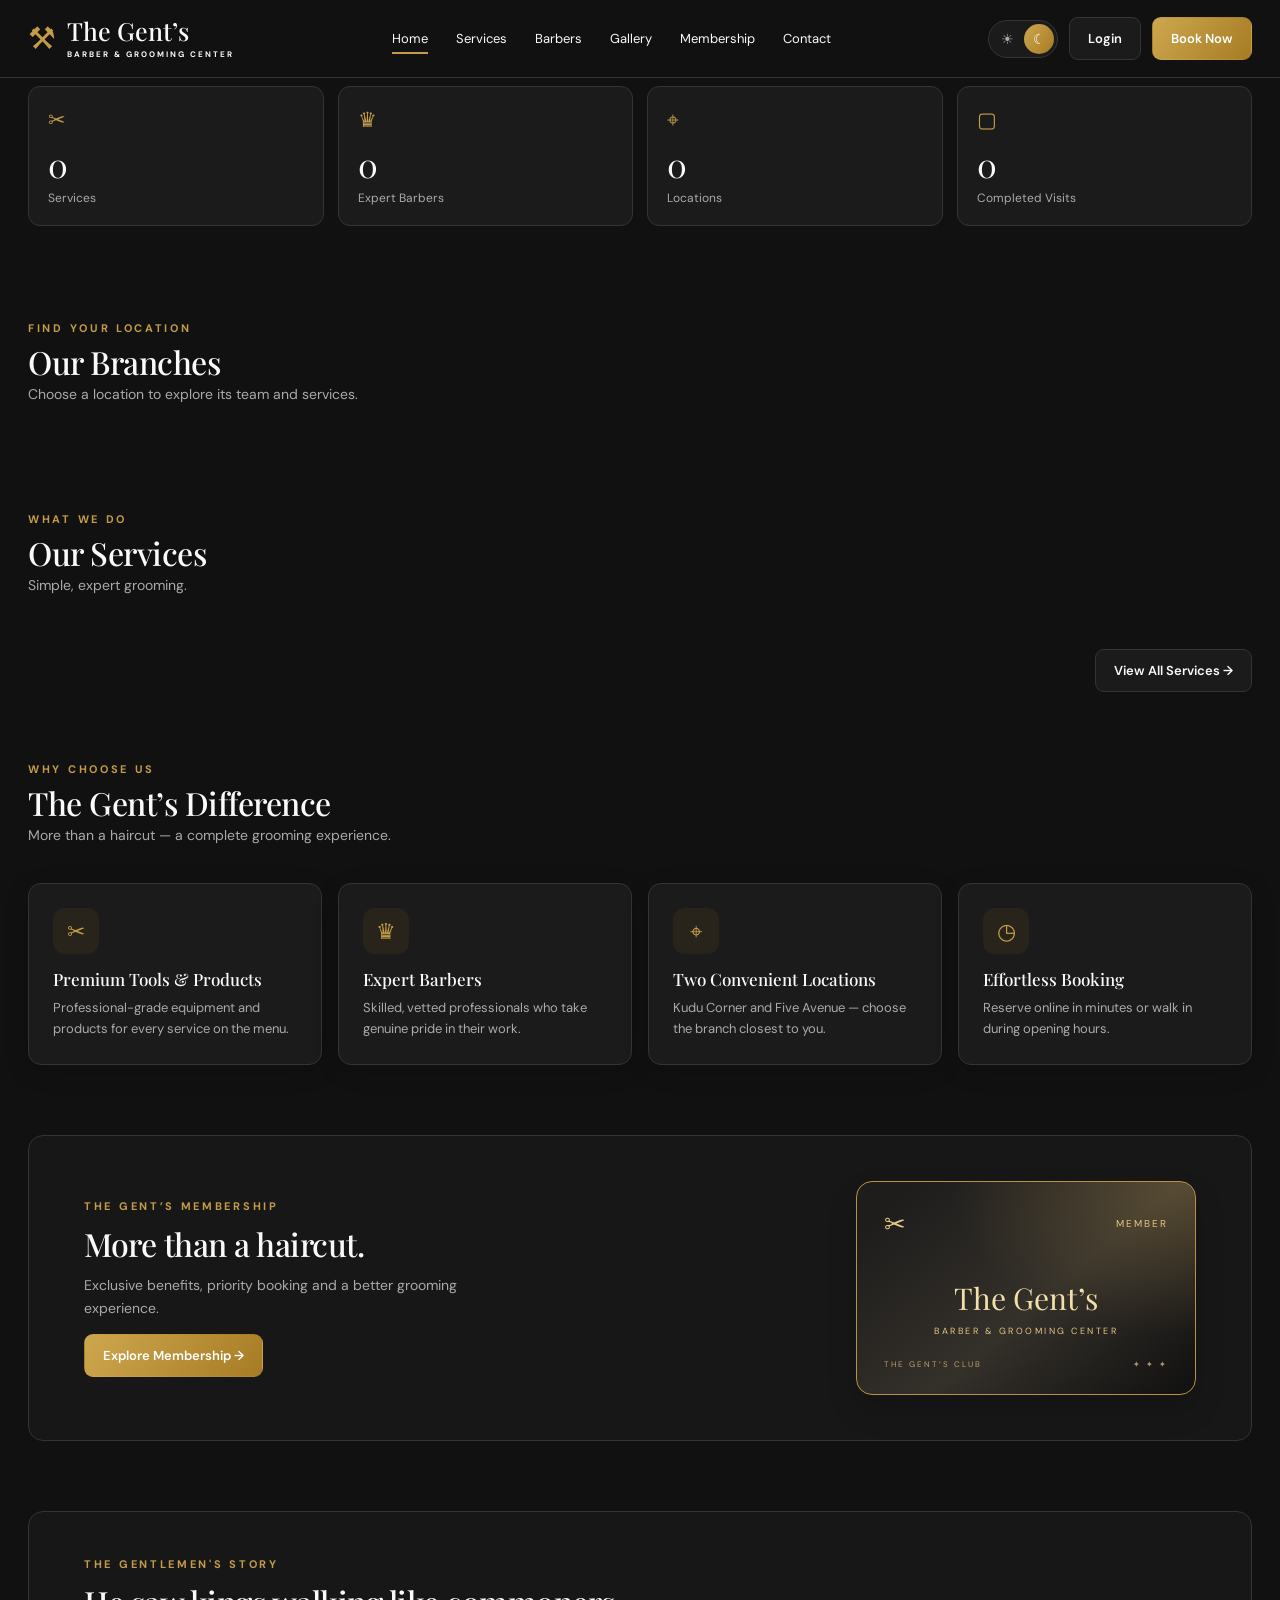
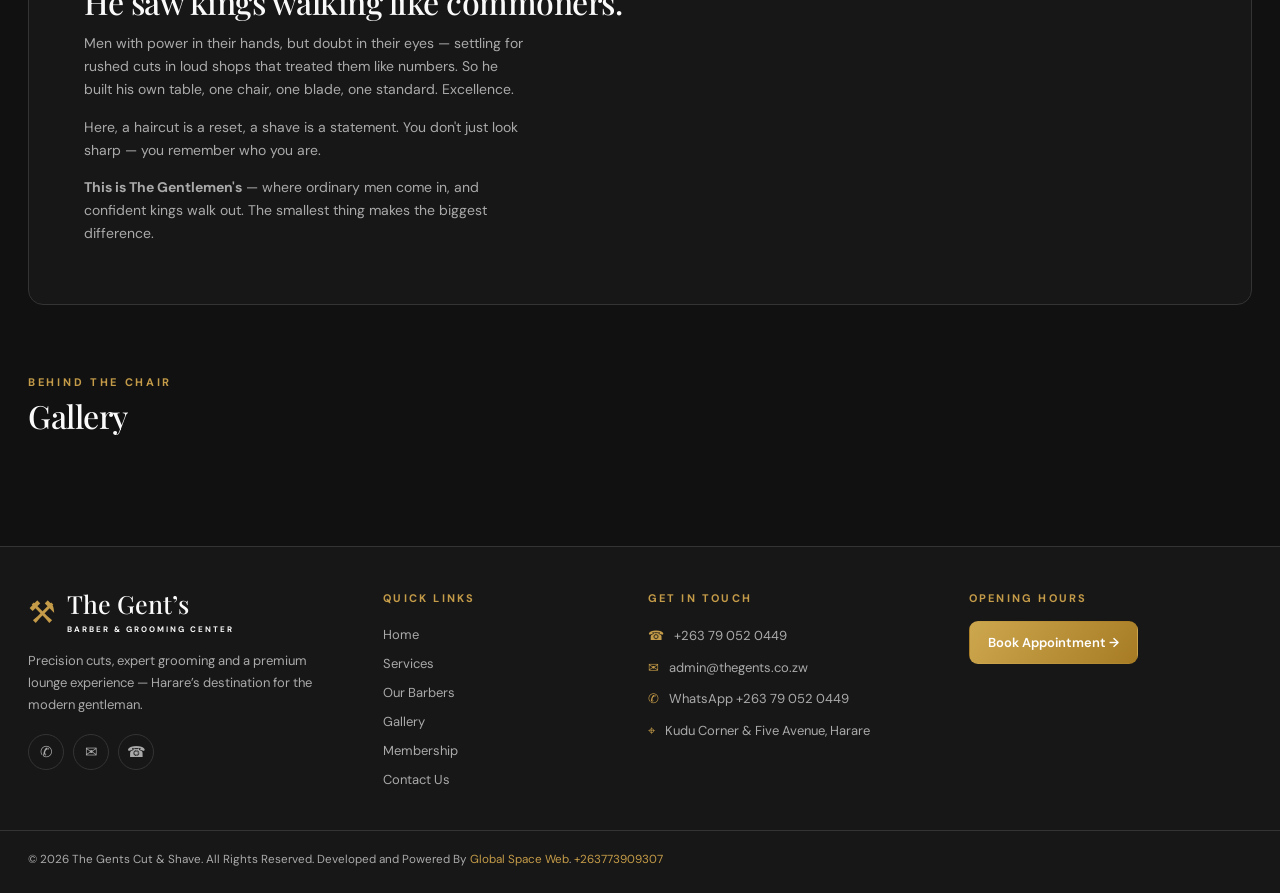
<file: index.html>
<!DOCTYPE html>
<html lang="en">
<head>
<meta charset="UTF-8"><meta name="viewport" content="width=device-width,initial-scale=1"><meta name="theme-color" content="#ffffff"><title>The Gent’s · Home</title>
<link rel="preconnect" href="https://fonts.googleapis.com"><link rel="preconnect" href="https://fonts.gstatic.com" crossorigin><link href="https://fonts.googleapis.com/css2?family=DM+Sans:wght@400;500;600;700&family=Playfair+Display:wght@400;500;600;700&display=swap" rel="stylesheet">
<link rel="stylesheet" href="assets/css/style.css?v=11a7df55">
</head>
<body data-page="home">
<div id="app"></div><div id="modal-root"></div><div id="toast-root"></div>
<script src="assets/js/app.js?v=11a7df55"></script>
</body>
</html>
</file>
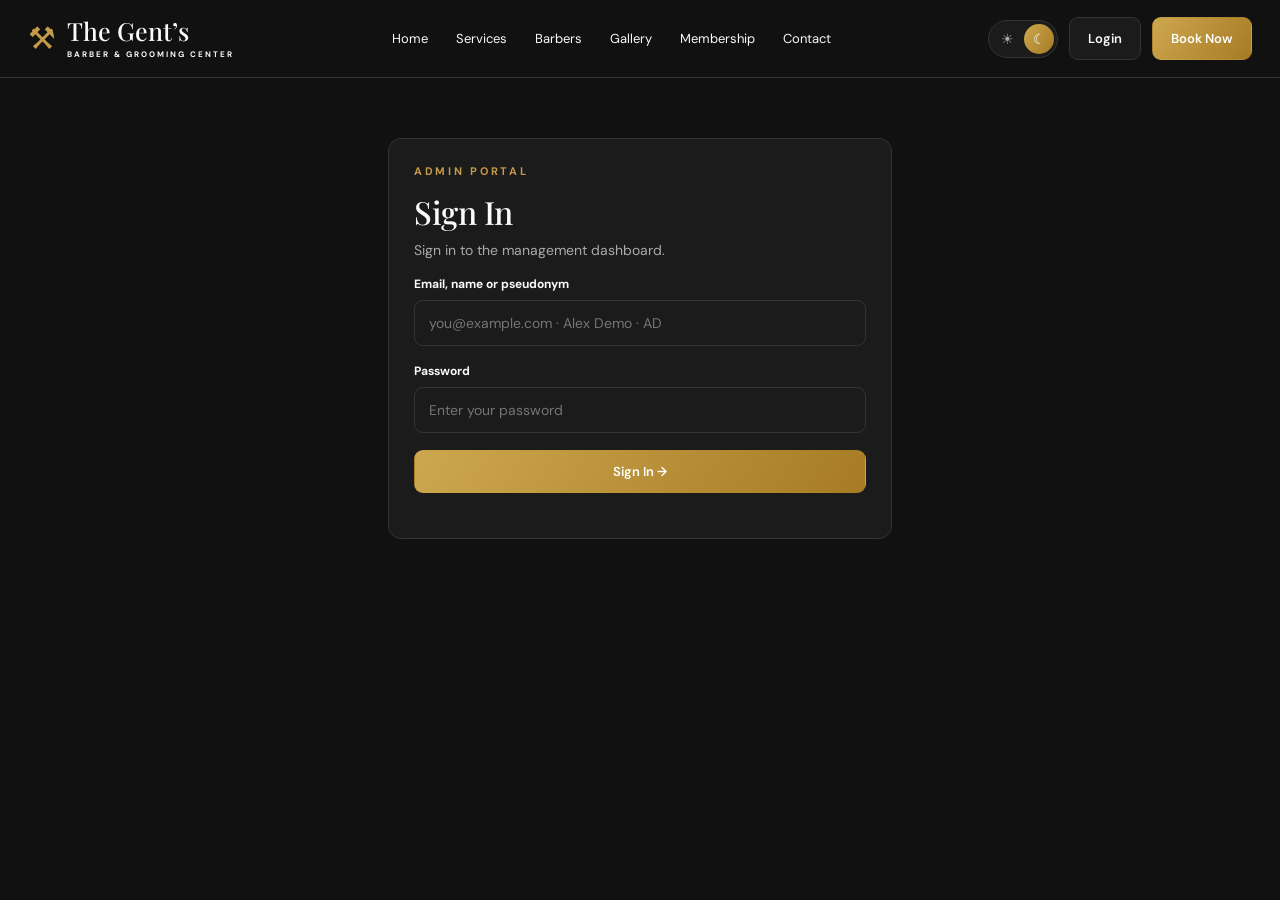
<file: admin.html>
<!DOCTYPE html>
<html lang="en">
<head>
<meta charset="UTF-8"><meta name="viewport" content="width=device-width,initial-scale=1"><meta name="theme-color" content="#ffffff"><title>The Gent’s · Admin</title>
<link rel="preconnect" href="https://fonts.googleapis.com"><link rel="preconnect" href="https://fonts.gstatic.com" crossorigin><link href="https://fonts.googleapis.com/css2?family=DM+Sans:wght@400;500;600;700&family=Playfair+Display:wght@400;500;600;700&display=swap" rel="stylesheet">
<link rel="stylesheet" href="assets/css/style.css?v=11a7df55">
</head>
<body data-page="admin">
<div id="app"></div><div id="modal-root"></div><div id="toast-root"></div>
<script src="assets/js/app.js?v=11a7df55"></script>
</body>
</html>
</file>
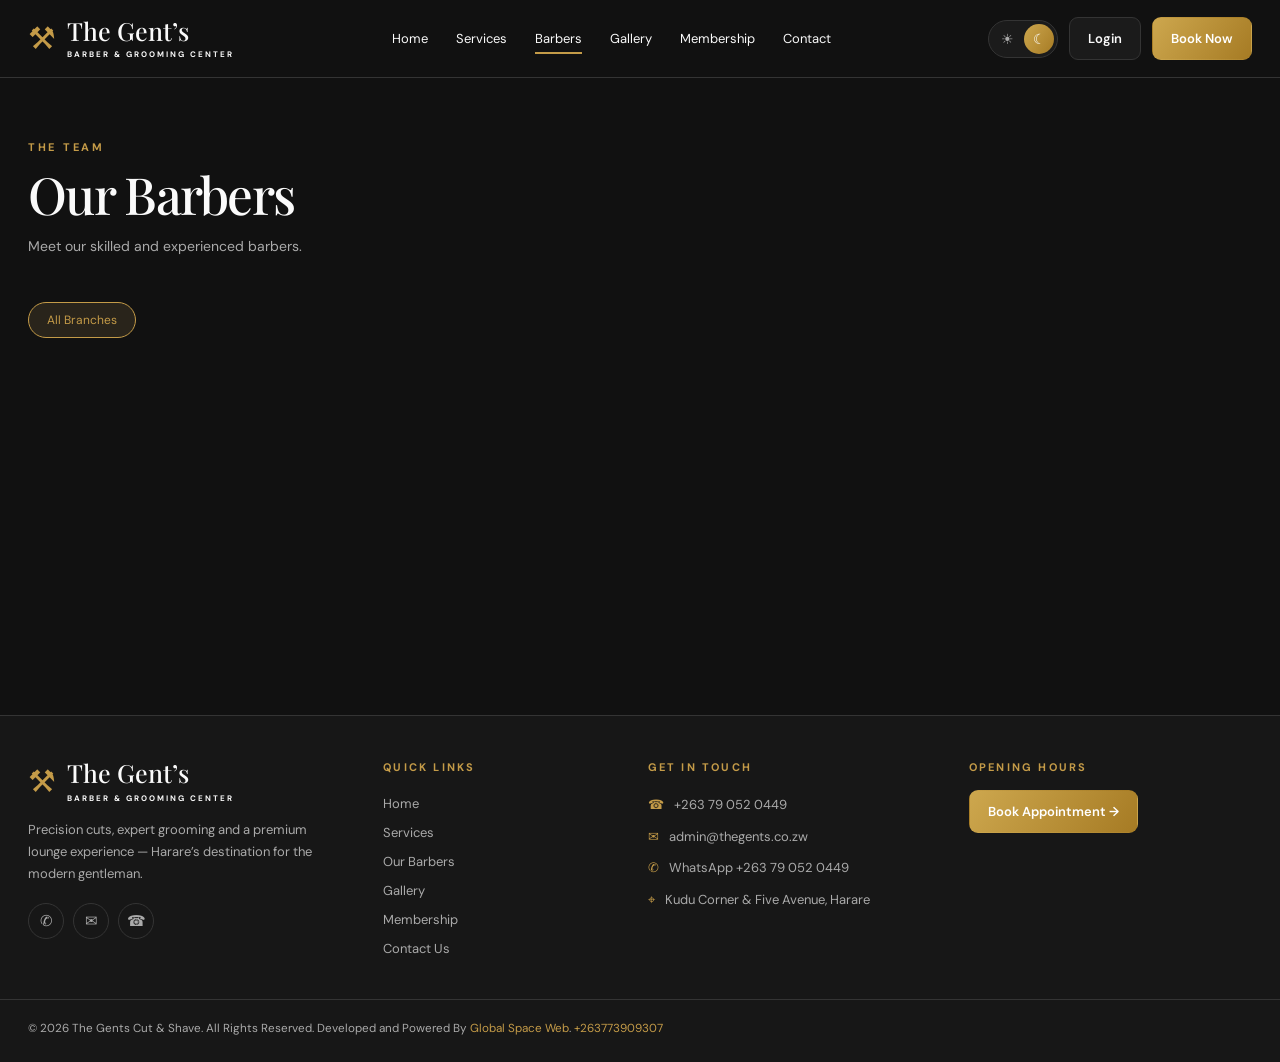
<file: barbers.html>
<!DOCTYPE html>
<html lang="en">
<head>
<meta charset="UTF-8"><meta name="viewport" content="width=device-width,initial-scale=1"><meta name="theme-color" content="#ffffff"><title>The Gent’s · Barbers</title>
<link rel="preconnect" href="https://fonts.googleapis.com"><link rel="preconnect" href="https://fonts.gstatic.com" crossorigin><link href="https://fonts.googleapis.com/css2?family=DM+Sans:wght@400;500;600;700&family=Playfair+Display:wght@400;500;600;700&display=swap" rel="stylesheet">
<link rel="stylesheet" href="assets/css/style.css?v=11a7df55">
</head>
<body data-page="barbers">
<div id="app"></div><div id="modal-root"></div><div id="toast-root"></div>
<script src="assets/js/app.js?v=11a7df55"></script>
</body>
</html>
</file>
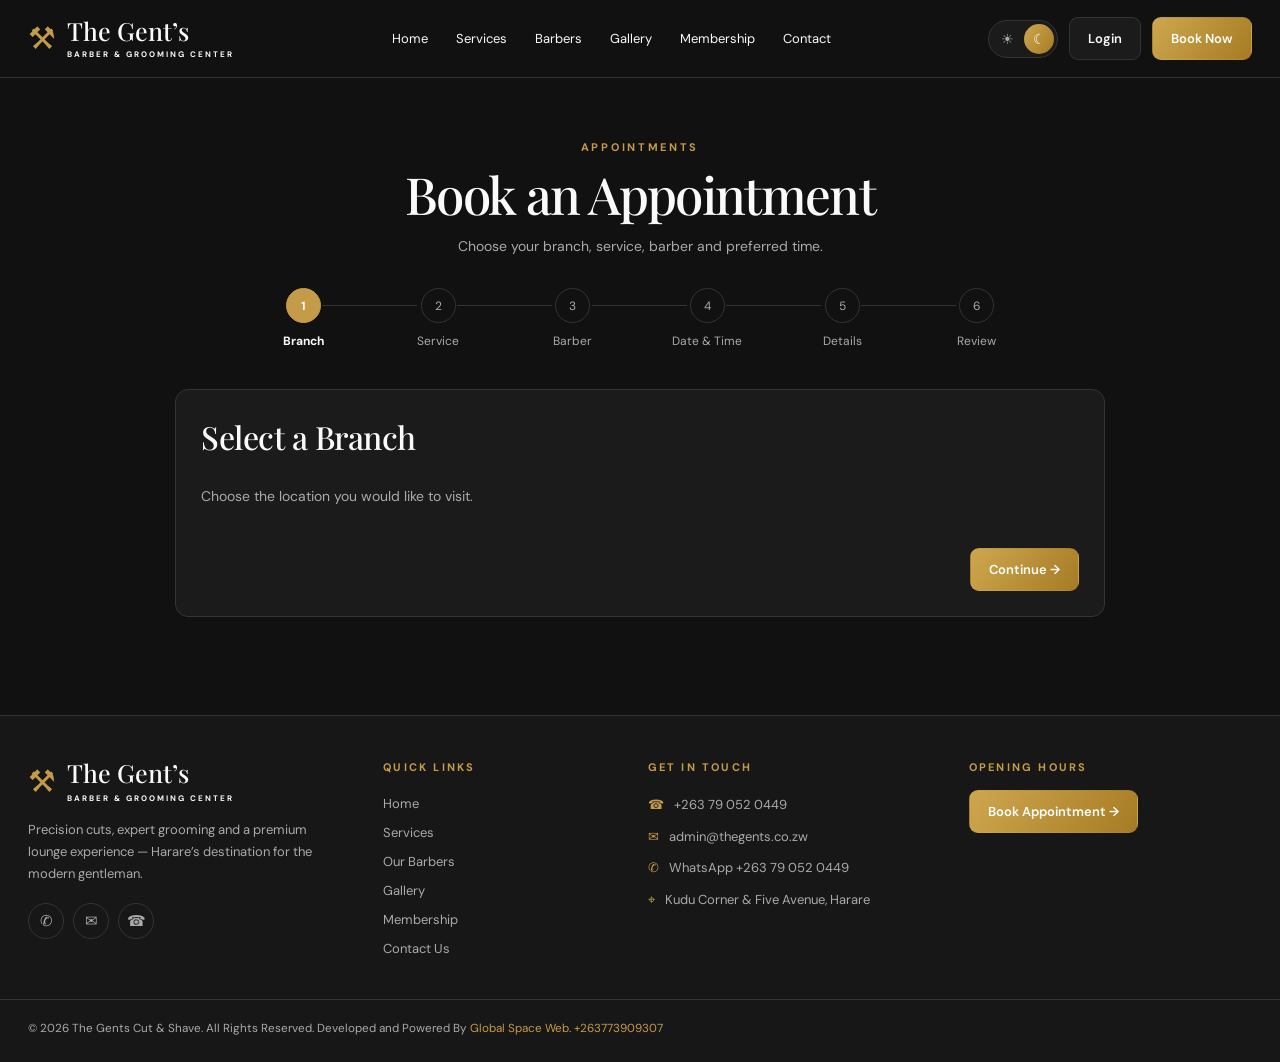
<file: booking.html>
<!DOCTYPE html>
<html lang="en">
<head>
<meta charset="UTF-8"><meta name="viewport" content="width=device-width,initial-scale=1"><meta name="theme-color" content="#ffffff"><title>The Gent’s · Book Appointment</title>
<link rel="preconnect" href="https://fonts.googleapis.com"><link rel="preconnect" href="https://fonts.gstatic.com" crossorigin><link href="https://fonts.googleapis.com/css2?family=DM+Sans:wght@400;500;600;700&family=Playfair+Display:wght@400;500;600;700&display=swap" rel="stylesheet">
<link rel="stylesheet" href="assets/css/style.css?v=11a7df55">
</head>
<body data-page="booking">
<div id="app"></div><div id="modal-root"></div><div id="toast-root"></div>
<script src="assets/js/app.js?v=11a7df55"></script>
</body>
</html>
</file>
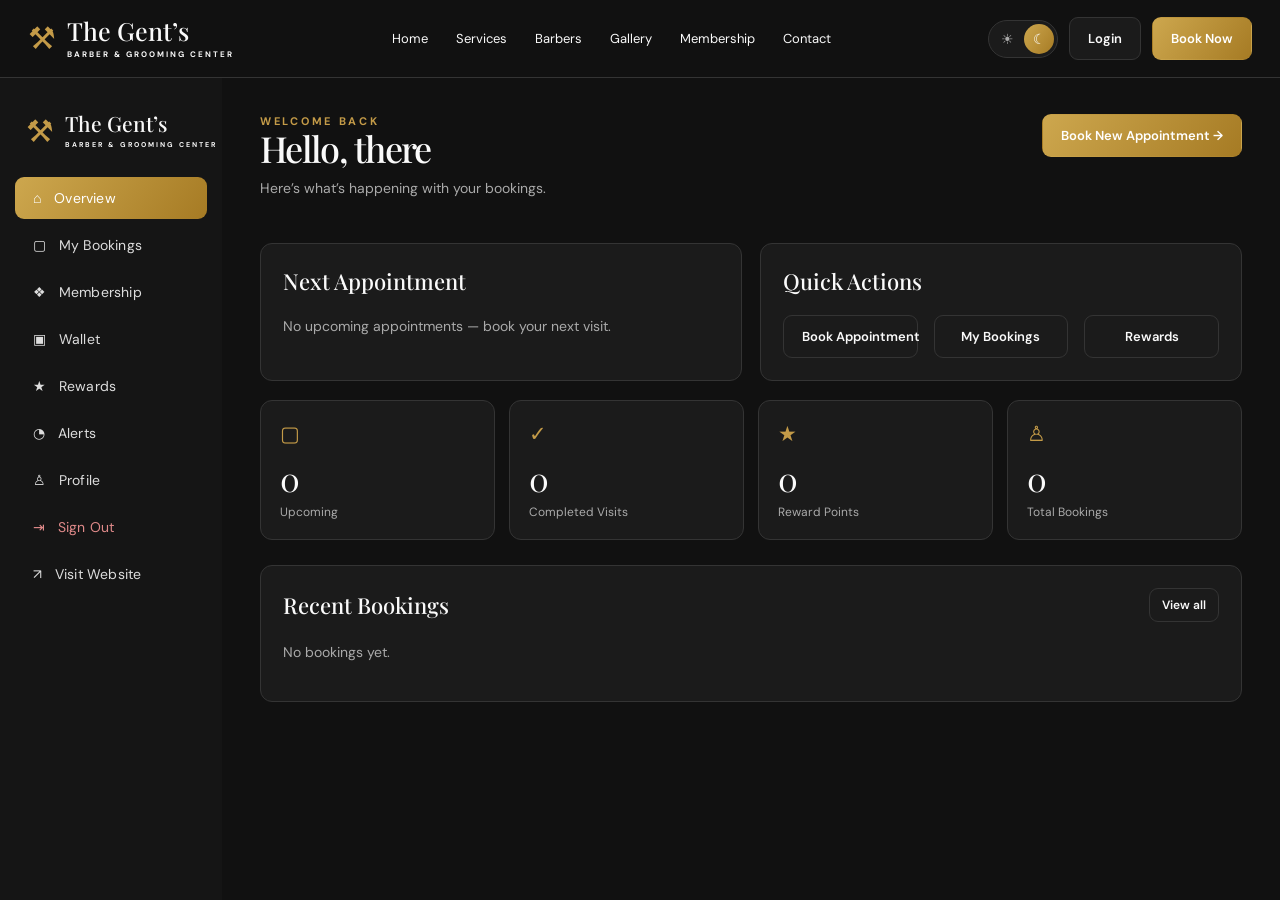
<file: client.html>
<!DOCTYPE html>
<html lang="en">
<head>
<meta charset="UTF-8"><meta name="viewport" content="width=device-width,initial-scale=1"><meta name="theme-color" content="#ffffff"><title>The Gent’s · My Bookings</title>
<link rel="preconnect" href="https://fonts.googleapis.com"><link rel="preconnect" href="https://fonts.gstatic.com" crossorigin><link href="https://fonts.googleapis.com/css2?family=DM+Sans:wght@400;500;600;700&family=Playfair+Display:wght@400;500;600;700&display=swap" rel="stylesheet">
<link rel="stylesheet" href="assets/css/style.css?v=11a7df55">
</head>
<body data-page="client">
<div id="app"></div><div id="modal-root"></div><div id="toast-root"></div>
<script src="assets/js/app.js?v=11a7df55"></script>
</body>
</html>
</file>
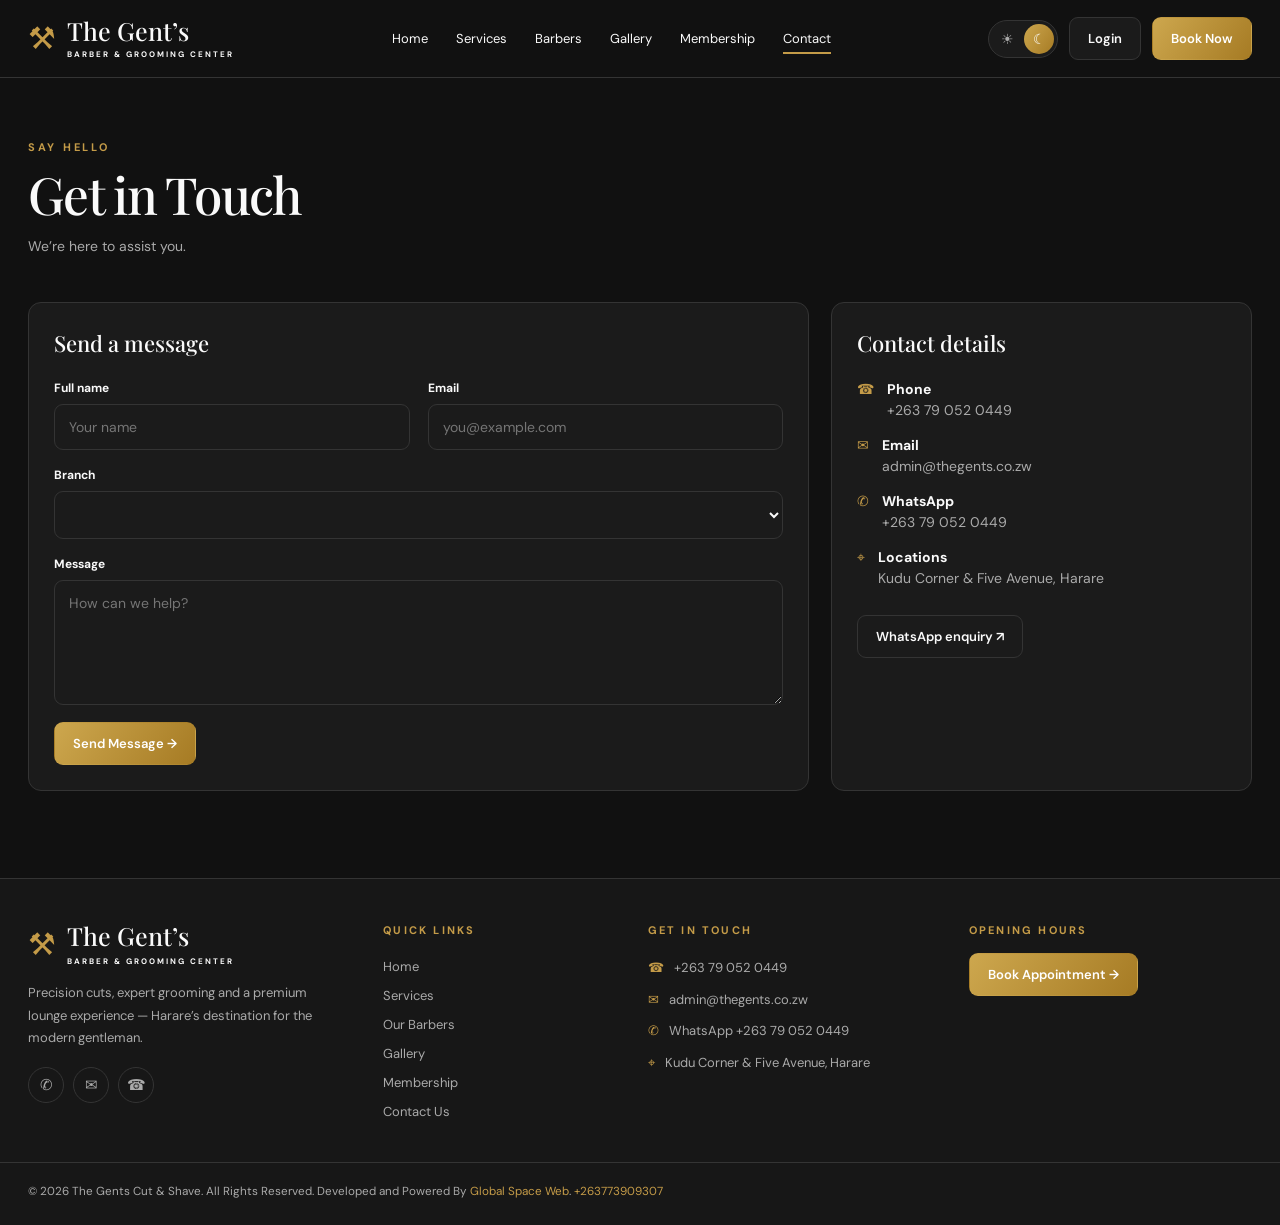
<file: contact.html>
<!DOCTYPE html>
<html lang="en">
<head>
<meta charset="UTF-8"><meta name="viewport" content="width=device-width,initial-scale=1"><meta name="theme-color" content="#ffffff"><title>The Gent’s · Contact</title>
<link rel="preconnect" href="https://fonts.googleapis.com"><link rel="preconnect" href="https://fonts.gstatic.com" crossorigin><link href="https://fonts.googleapis.com/css2?family=DM+Sans:wght@400;500;600;700&family=Playfair+Display:wght@400;500;600;700&display=swap" rel="stylesheet">
<link rel="stylesheet" href="assets/css/style.css?v=11a7df55">
</head>
<body data-page="contact">
<div id="app"></div><div id="modal-root"></div><div id="toast-root"></div>
<script src="assets/js/app.js?v=11a7df55"></script>
</body>
</html>
</file>
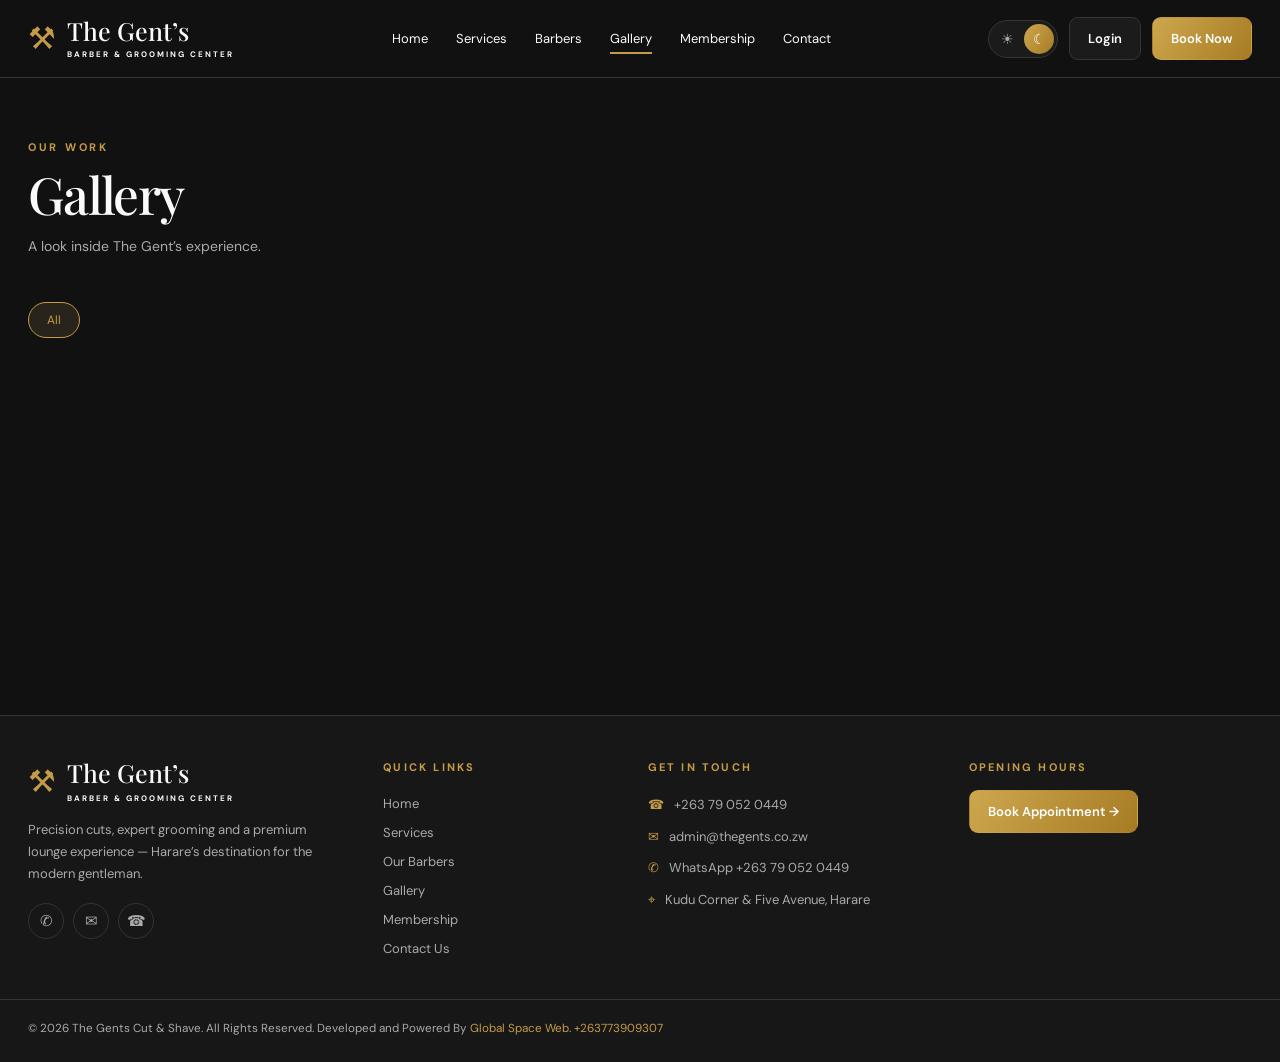
<file: gallery.html>
<!DOCTYPE html>
<html lang="en">
<head>
<meta charset="UTF-8"><meta name="viewport" content="width=device-width,initial-scale=1"><meta name="theme-color" content="#ffffff"><title>The Gent’s · Gallery</title>
<link rel="preconnect" href="https://fonts.googleapis.com"><link rel="preconnect" href="https://fonts.gstatic.com" crossorigin><link href="https://fonts.googleapis.com/css2?family=DM+Sans:wght@400;500;600;700&family=Playfair+Display:wght@400;500;600;700&display=swap" rel="stylesheet">
<link rel="stylesheet" href="assets/css/style.css?v=11a7df55">
</head>
<body data-page="gallery">
<div id="app"></div><div id="modal-root"></div><div id="toast-root"></div>
<script src="assets/js/app.js?v=11a7df55"></script>
</body>
</html>
</file>
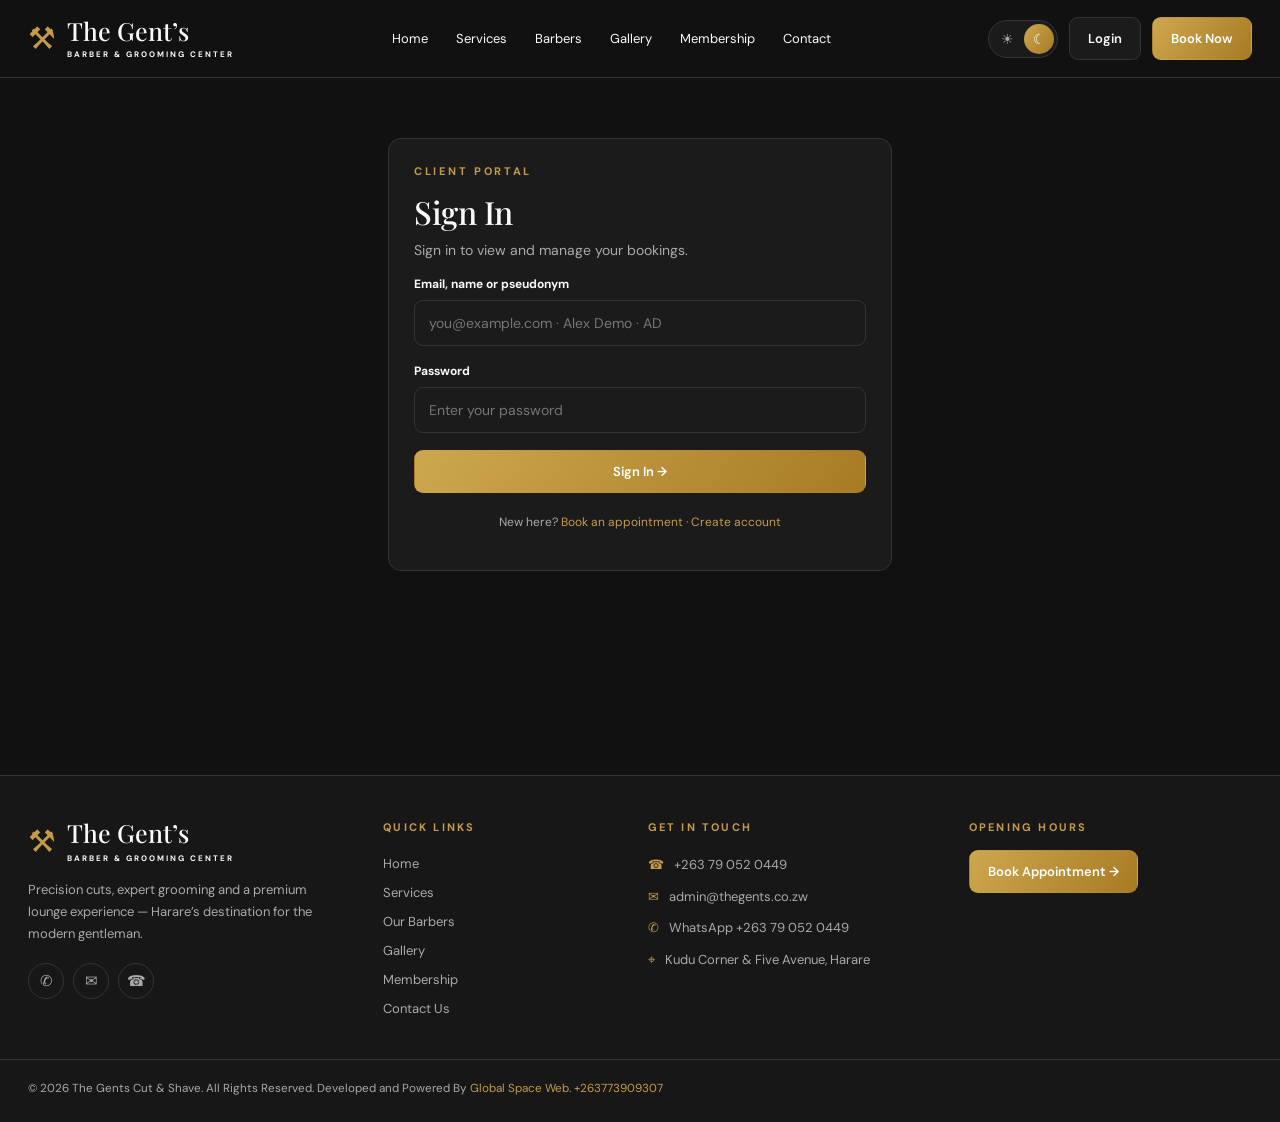
<file: login.html>
<!DOCTYPE html>
<html lang="en">
<head>
<meta charset="UTF-8"><meta name="viewport" content="width=device-width,initial-scale=1"><meta name="theme-color" content="#ffffff"><title>The Gent’s · Login</title>
<link rel="preconnect" href="https://fonts.googleapis.com"><link rel="preconnect" href="https://fonts.gstatic.com" crossorigin><link href="https://fonts.googleapis.com/css2?family=DM+Sans:wght@400;500;600;700&family=Playfair+Display:wght@400;500;600;700&display=swap" rel="stylesheet">
<link rel="stylesheet" href="assets/css/style.css?v=11a7df55">
</head>
<body data-page="login">
<div id="app"></div><div id="modal-root"></div><div id="toast-root"></div>
<script src="assets/js/app.js?v=11a7df55"></script>
</body>
</html>
</file>
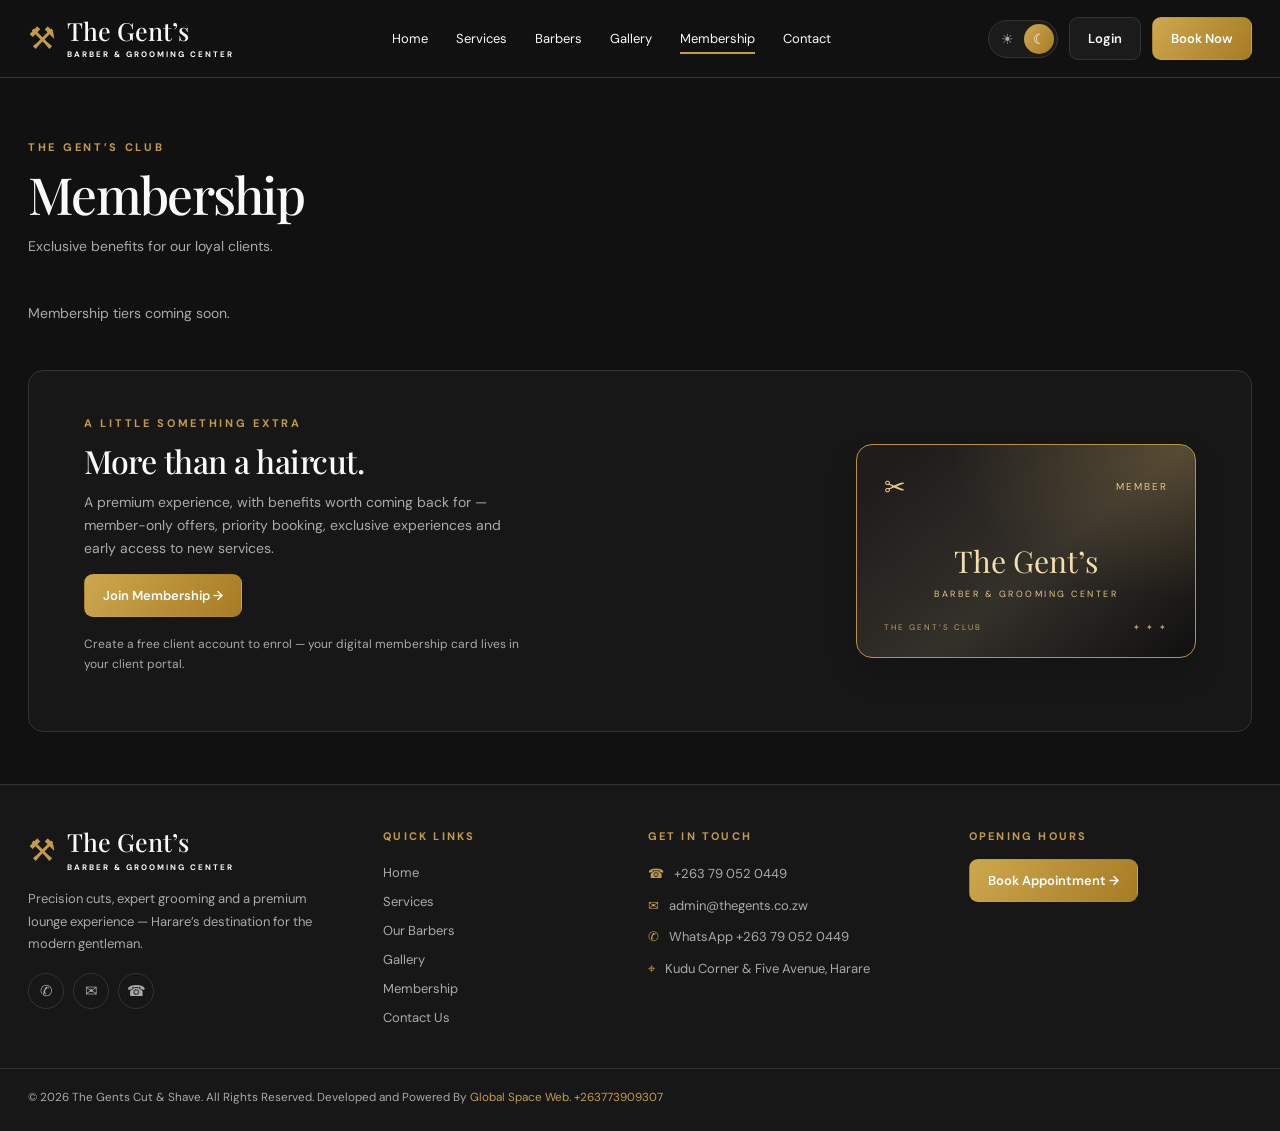
<file: membership.html>
<!DOCTYPE html>
<html lang="en">
<head>
<meta charset="UTF-8"><meta name="viewport" content="width=device-width,initial-scale=1"><meta name="theme-color" content="#ffffff"><title>The Gent’s · Membership</title>
<link rel="preconnect" href="https://fonts.googleapis.com"><link rel="preconnect" href="https://fonts.gstatic.com" crossorigin><link href="https://fonts.googleapis.com/css2?family=DM+Sans:wght@400;500;600;700&family=Playfair+Display:wght@400;500;600;700&display=swap" rel="stylesheet">
<link rel="stylesheet" href="assets/css/style.css?v=11a7df55">
</head>
<body data-page="membership">
<div id="app"></div><div id="modal-root"></div><div id="toast-root"></div>
<script src="assets/js/app.js?v=11a7df55"></script>
</body>
</html>
</file>
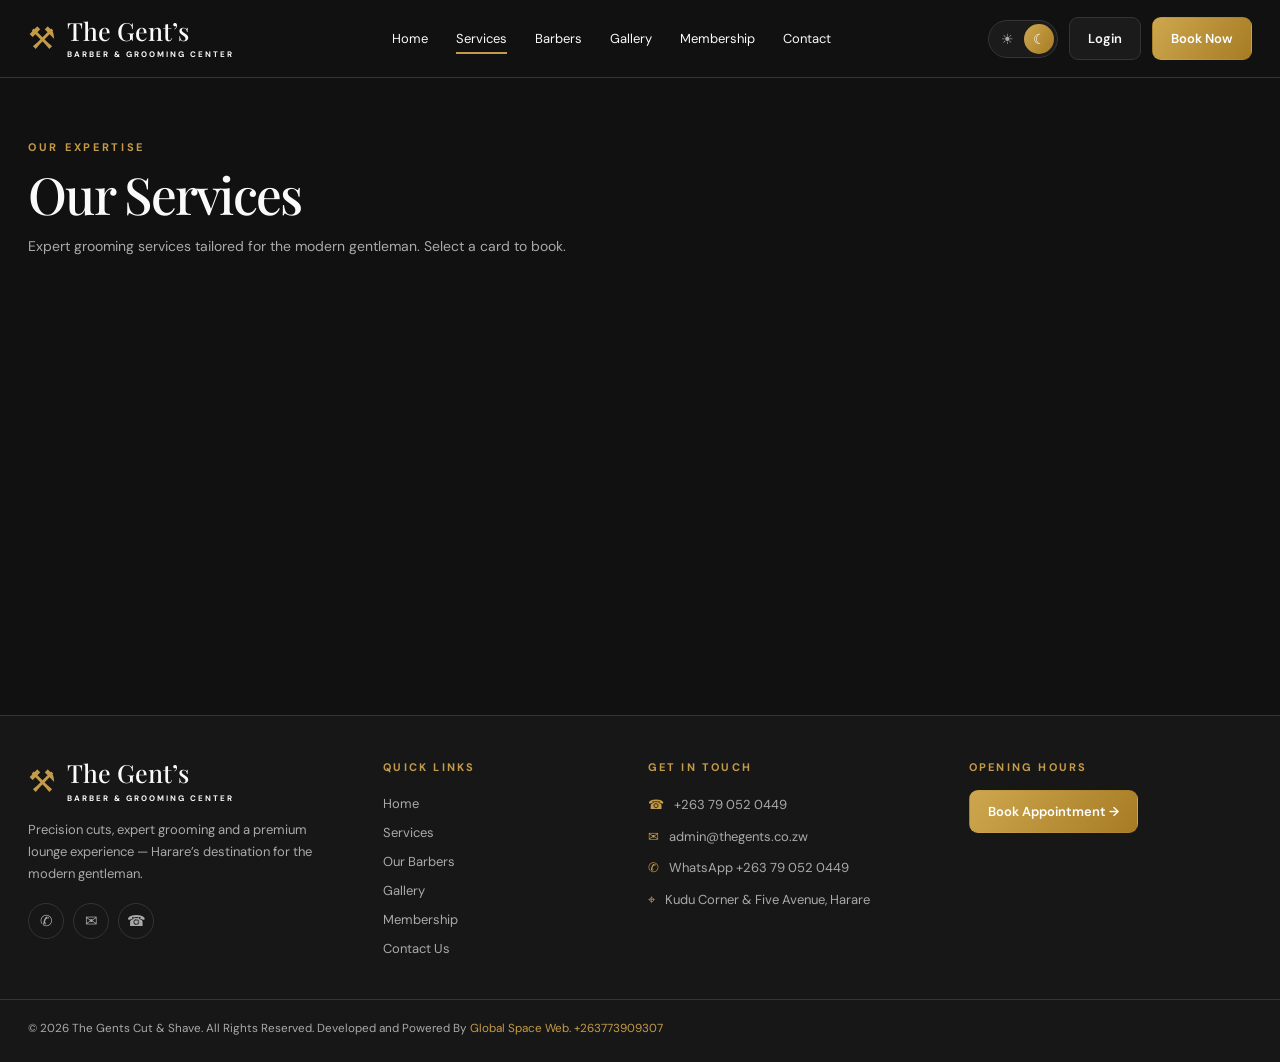
<file: services.html>
<!DOCTYPE html>
<html lang="en">
<head>
<meta charset="UTF-8"><meta name="viewport" content="width=device-width,initial-scale=1"><meta name="theme-color" content="#ffffff"><title>The Gent’s · Services</title>
<link rel="preconnect" href="https://fonts.googleapis.com"><link rel="preconnect" href="https://fonts.gstatic.com" crossorigin><link href="https://fonts.googleapis.com/css2?family=DM+Sans:wght@400;500;600;700&family=Playfair+Display:wght@400;500;600;700&display=swap" rel="stylesheet">
<link rel="stylesheet" href="assets/css/style.css?v=11a7df55">
</head>
<body data-page="services">
<div id="app"></div><div id="modal-root"></div><div id="toast-root"></div>
<script src="assets/js/app.js?v=11a7df55"></script>
</body>
</html>
</file>
<file: assets/css/style.css>
:root{--bg:#fff;--surface:#fff;--soft:#faf9f6;--ink:#171717;--muted:#777;--line:#e9e8e4;--gold:#b48a33;--gold-hover:#916d20;--gold-soft:#faf5e9;--shadow:0 6px 25px rgba(0,0,0,.045);--radius:13px}
:root.dark{--bg:#111;--surface:#1b1b1b;--soft:#171717;--ink:#fafafa;--muted:#aaa;--line:#343434;--gold:#c49b48;--gold-hover:#d5b263;--gold-soft:#29241b;--shadow:0 6px 25px rgba(0,0,0,.16)}
*{box-sizing:border-box}html{scroll-behavior:smooth}body{margin:0;background:var(--bg);color:var(--ink);font-family:'DM Sans',sans-serif;font-size:14px}h1,h2,h3,h4,p{margin-top:0}h1,h2,h3,.brand-title{font-family:'Playfair Display',Georgia,serif;font-weight:500}h1{font-size:clamp(36px,4.1vw,62px);line-height:1.12;letter-spacing:-1.7px}h2{font-size:clamp(26px,2.5vw,37px);letter-spacing:-.5px}h3{font-size:22px}p{line-height:1.65}button,input,select,textarea{font:inherit}button{cursor:pointer}a{text-decoration:none;color:inherit}img{display:block;max-width:100%}.hidden{display:none!important}.muted{color:var(--muted)}.small{font-size:12px}.eyebrow{font-size:11px;letter-spacing:2.7px;text-transform:uppercase;font-weight:700;color:var(--gold)}.shell{max-width:1500px;margin:auto;padding:0 28px}.nav{height:78px;border-bottom:1px solid var(--line);background:var(--bg);position:sticky;top:0;z-index:50}.nav .shell{height:100%;display:flex;align-items:center;justify-content:space-between;gap:26px}.brand{display:flex;align-items:center;gap:11px;white-space:nowrap;cursor:pointer}.brand-icon{color:var(--gold);font-size:31px;font-weight:300;line-height:1}.brand-title{font-size:25px;line-height:1}.brand-sub{font-size:8px;letter-spacing:2px;margin-top:6px;font-weight:700}.links{display:flex;align-items:center;gap:28px}.navlink{border:none;background:transparent;color:var(--ink);font-size:13px;padding:10px 0;position:relative}.navlink.active:after{content:'';position:absolute;bottom:3px;left:0;right:0;height:2px;background:var(--gold)}.nav-actions{display:flex;align-items:center;gap:11px}.btn{border:1px solid var(--line);border-radius:9px;background:var(--surface);color:var(--ink);padding:12px 18px;font-size:13px;font-weight:600;transition:.2s;white-space:nowrap}.btn:hover{border-color:var(--gold);transform:translateY(-1px)}.btn-gold{background:linear-gradient(125deg,#cda74e,#a67b24);color:white;border-color:transparent}.btn-gold:hover{background:var(--gold-hover);color:#fff}.btn-quiet{background:transparent}.btn-sm{padding:8px 12px;font-size:12px}.icon-btn{border:1px solid var(--line);background:var(--surface);color:var(--ink);border-radius:9px;width:38px;height:38px}.menu-toggle{display:none}.page{min-height:65vh}.section{padding:52px 0}.section-tight{padding:35px 0}.hero{padding:65px 0 40px;display:grid;grid-template-columns:1fr 1.03fr;align-items:center;gap:54px}.hero h1{margin:17px 0 21px}.hero p{max-width:440px;font-size:16px;color:var(--muted)}.hero-actions{display:flex;gap:12px;margin:27px 0 38px}.hero-photo{width:100%;height:385px;object-fit:cover;border-radius:15px;background:#ddd}.hero-notes{display:flex;gap:26px;color:var(--muted);font-size:12px}.hero-notes span{display:flex;align-items:center;gap:9px}.gold{color:var(--gold)}.heading-row{display:flex;justify-content:space-between;align-items:end;gap:15px;margin-bottom:22px}.heading-row h2{margin:5px 0 0}.grid{display:grid;gap:16px}.grid-3{grid-template-columns:repeat(3,minmax(0,1fr))}.grid-4{grid-template-columns:repeat(4,minmax(0,1fr))}.card{border:1px solid var(--line);border-radius:var(--radius);background:var(--surface);overflow:hidden;box-shadow:var(--shadow)}.card-pad{padding:22px}.tile{padding:18px;display:flex;align-items:center;gap:15px;min-height:94px;text-align:left;width:100%;transition:.2s;color:inherit}.tile:hover,.selectable:hover{border-color:var(--gold)}.tile .arrow{margin-left:auto;color:var(--gold)}.tile .tile-icon{color:var(--gold);font-size:23px}.tile strong{display:block;font-size:15px}.tile small{display:block;color:var(--muted);margin-top:5px}.service-row{display:flex;align-items:center;gap:18px;padding:16px 19px;border-bottom:1px solid var(--line)}.service-row:last-child{border-bottom:none}.service-icon{width:43px;text-align:center;font-size:25px;color:var(--gold)}.service-text{flex:1}.service-text strong{display:block;font-size:15px}.service-text small{display:block;color:var(--muted);margin-top:4px}.service-price{font-weight:700;color:var(--gold);font-size:16px}.barber-photo{display:block;width:100%;aspect-ratio:3/4;object-fit:cover;object-position:50% 15%}.barber-photo-fallback{display:flex;align-items:center;justify-content:center;background:var(--soft)}.barber-photo-fallback img{width:52%;height:auto;object-fit:contain}.barber-info{padding:17px}.barber-info h3{font-size:21px;margin:0 0 5px}.barber-info p{font-size:12px;color:var(--muted);margin:0 0 13px}.gallery-img{height:220px;width:100%;object-fit:cover;cursor:pointer;transition:transform .25s}.gallery-img:hover{transform:scale(1.025)}.banner{display:flex;align-items:center;gap:30px;background:var(--soft);border-radius:15px;padding:30px 35px;border:1px solid var(--line)}.banner .banner-text{flex:1}.banner img{width:260px;height:160px;object-fit:cover;border-radius:12px}.banner h2{margin:9px 0}.banner p{color:var(--muted);max-width:460px}.footer{border-top:1px solid var(--line);margin-top:52px;padding:28px 0}.footer-inner{display:flex;align-items:center;justify-content:space-between;gap:20px;flex-wrap:wrap}.footer-links{display:flex;gap:20px;color:var(--muted);font-size:12px}.footer small{color:var(--muted)}.page-head{padding:62px 0 30px}.page-head h1{margin:12px 0;font-size:clamp(36px,4vw,52px)}.page-head p{color:var(--muted);max-width:600px}.segmented{display:flex;align-items:center;gap:8px;flex-wrap:wrap}.pill{border:1px solid var(--line);background:var(--surface);color:var(--ink);border-radius:100px;padding:9px 18px;font-size:12px}.pill.active{background:var(--gold-soft);border-color:var(--gold);color:var(--gold)}.form-label{display:block;font-size:12px;font-weight:700;margin-bottom:8px}.field{display:block;width:100%;padding:13px 14px;border:1px solid var(--line);border-radius:9px;background:var(--surface);color:var(--ink);outline:none}.field:focus{border-color:var(--gold);box-shadow:0 0 0 3px var(--gold-soft)}textarea.field{min-height:125px;resize:vertical}.form-grid{display:grid;grid-template-columns:1fr 1fr;gap:18px}.form-group{margin-bottom:17px}.page-panel{padding:25px;border:1px solid var(--line);border-radius:13px;background:var(--surface)}.info-list{display:flex;flex-direction:column;gap:17px}.info-item{display:flex;gap:13px;align-items:flex-start}.info-item b{display:block;margin-bottom:3px}.muted-gold{color:var(--gold);font-weight:700}.steps{display:flex;justify-content:space-between;max-width:800px;margin:0 auto 40px;gap:8px}.step{display:flex;flex-direction:column;align-items:center;gap:10px;color:var(--muted);font-size:12px;flex:1;position:relative;text-align:center}.step:not(:last-child):after{content:'';position:absolute;top:17px;left:65%;width:75%;height:1px;background:var(--line)}.step.done:not(:last-child):after{background:var(--gold)}.step-num{position:relative;z-index:1;border:1px solid var(--line);color:var(--muted);background:var(--bg);width:35px;height:35px;border-radius:50%;display:grid;place-items:center}.step.active .step-num,.step.done .step-num{background:var(--gold);color:white;border-color:var(--gold)}.step.active{color:var(--ink);font-weight:700}.booking-wrap{max-width:930px;margin:0 auto}.booking-wrap h2{font-size:32px}.selectable{background:var(--surface);border:1px solid var(--line);border-radius:12px;text-align:left;padding:0;color:var(--ink);overflow:hidden;transition:.2s}.selectable.selected{border:2px solid var(--gold);background:var(--gold-soft)}.selectable img{width:100%;height:140px;object-fit:cover}.selectable .body{padding:15px}.selectable .body strong{display:block;margin-bottom:5px}.selectable .body small{color:var(--muted)}.booking-actions{display:flex;justify-content:space-between;gap:12px;margin-top:26px}.booking-actions .btn:last-child{margin-left:auto}.date-grid{display:grid;grid-template-columns:repeat(7,1fr);gap:8px;max-width:520px}.date-choice{padding:13px 3px;border:1px solid var(--line);border-radius:9px;background:var(--surface);color:var(--ink);text-align:center}.date-choice small{display:block;color:var(--muted);font-size:10px}.date-choice.selected,.time-choice.selected{background:var(--gold);color:#fff;border-color:var(--gold)}.date-choice.selected small{color:#fff}.times{display:flex;flex-wrap:wrap;gap:9px;margin-top:19px}.time-choice{padding:10px 15px;border:1px solid var(--line);border-radius:9px;background:var(--surface);color:var(--ink)}.time-choice:disabled{opacity:.32;cursor:not-allowed;text-decoration:line-through}.summary-row{display:flex;gap:15px;align-items:center;justify-content:space-between;padding:17px 0;border-bottom:1px solid var(--line)}.summary-row span{color:var(--muted)}.notice{padding:17px 19px;border:1px solid #e6d4a5;background:var(--gold-soft);color:var(--ink);border-radius:10px;line-height:1.6}.status{display:inline-block;padding:5px 10px;border-radius:100px;background:var(--gold-soft);color:var(--gold);font-size:11px;font-weight:700}.status.confirmed,.status.completed{background:#e8f6ea;color:#28763a}.status.cancelled,.status.declined{background:#ffe9e9;color:#ab3434}.status.pending,.status.reschedule{background:#fff4df;color:#9b6b13}.dashboard{display:grid;grid-template-columns:222px 1fr;min-height:calc(100vh - 78px)}.side{background:#151515;color:#f9f9f9;padding:28px 15px}.side .brand{padding:7px 11px 28px}.side .brand-title{font-size:21px}.side .brand-sub{font-size:7px}.side-nav{display:flex;flex-direction:column;gap:5px}.side-nav button{border:0;background:transparent;text-align:left;color:#ddd;border-radius:9px;padding:12px 13px;width:100%;font-size:13px}.side-nav button.active{background:linear-gradient(125deg,#cda74e,#a67b24);color:#fff}.side-nav button:hover:not(.active){background:#272727}.dash-main{background:var(--bg);padding:36px 38px;min-width:0}.dash-top{display:flex;align-items:start;justify-content:space-between;gap:18px;margin-bottom:29px}.dash-top h1{font-size:36px;margin:0 0 9px}.stat-grid{display:grid;grid-template-columns:repeat(4,1fr);gap:14px;margin-bottom:25px}.stat{border:1px solid var(--line);border-radius:12px;background:var(--surface);padding:19px}.stat .stat-icon{color:var(--gold);font-size:21px}.stat .number{font-family:'Playfair Display',serif;font-size:33px;margin:8px 0 4px}.stat .small{color:var(--muted)}.panel{border:1px solid var(--line);border-radius:12px;background:var(--surface);padding:22px;margin-bottom:19px}.panel-head{display:flex;justify-content:space-between;align-items:center;margin-bottom:19px;gap:12px}.panel-head h3{font-family:'Playfair Display',serif;margin:0;font-size:22px}.table-wrap{overflow:auto}table{width:100%;border-collapse:collapse;text-align:left;white-space:nowrap}th{font-size:11px;letter-spacing:.4px;color:var(--muted);font-weight:600}th,td{border-bottom:1px solid var(--line);padding:14px 11px}tbody tr:last-child td{border-bottom:0}td{font-size:12px}.row-actions{display:flex;gap:6px}.empty{padding:33px;text-align:center;color:var(--muted)}.dash-grid{display:grid;grid-template-columns:1fr 1fr;gap:18px}.progress-row{display:grid;grid-template-columns:110px 1fr 40px;align-items:center;gap:12px;margin:14px 0;font-size:12px}.track{height:8px;background:var(--line);border-radius:100px;overflow:hidden}.fill{height:100%;background:var(--gold);border-radius:100px}.calendar-list{display:flex;flex-direction:column;gap:9px}.appointment{display:flex;justify-content:space-between;align-items:center;gap:12px;padding:15px;border:1px solid var(--line);border-radius:10px}.appointment strong{display:block;margin-bottom:5px}.appointment small{color:var(--muted)}.contact-grid{display:grid;grid-template-columns:1.3fr .7fr;gap:22px}.toast{position:fixed;bottom:24px;right:24px;z-index:100;background:#171717;color:white;padding:15px 20px;border-radius:11px;box-shadow:0 14px 35px #0003;max-width:340px;animation:pop .2s ease}.toast b{color:#eac377}.overlay{position:fixed;inset:0;z-index:90;background:#0009;display:grid;place-items:center;padding:20px}.modal{width:min(520px,100%);max-height:90vh;overflow-y:auto;background:var(--surface);padding:26px;border-radius:15px;box-shadow:0 20px 90px #0003}.modal-top{display:flex;align-items:center;justify-content:space-between;margin-bottom:16px}.modal-top h3{margin:0}.data-line{display:flex;justify-content:space-between;padding:11px 0;border-bottom:1px solid var(--line)}.mock-badge{position:fixed;bottom:16px;left:16px;background:var(--gold-soft);border:1px solid var(--gold);color:var(--gold);padding:8px 11px;border-radius:100px;font-size:11px;z-index:40;font-weight:700}.review-grid{display:grid;grid-template-columns:1.3fr .8fr;gap:24px}.dash-mobile{display:none}.lightbox img{max-height:85vh;max-width:min(90vw,1000px);border-radius:10px}.branch-photo{height:160px;width:100%;object-fit:cover}.section-soft{background:var(--soft)}.auth-actions{display:flex;gap:9px;flex-wrap:wrap}
@keyframes pop{from{transform:translateY(10px);opacity:0}to{transform:none;opacity:1}}
@media(max-width:1050px){.links{gap:15px}.shell{padding:0 19px}.hero{gap:30px}.dashboard{grid-template-columns:195px 1fr}.dash-main{padding:28px 22px}.stat-grid{grid-template-columns:repeat(2,1fr)}}
@media(max-width:800px){.nav{height:70px}.links{display:none;position:absolute;top:70px;left:0;right:0;background:var(--surface);border-bottom:1px solid var(--line);padding:18px;flex-direction:column;align-items:stretch;gap:6px}.links.open{display:flex}.navlink{text-align:left}.menu-toggle{display:block}.nav-actions .btn{padding:10px 12px}.hero{grid-template-columns:1fr;padding:35px 0 20px;gap:25px}.hero-photo{height:300px}.hero-actions{margin-bottom:22px}.grid-3{grid-template-columns:repeat(2,1fr)}.grid-4{grid-template-columns:repeat(2,1fr)}.section{padding:36px 0}.banner{flex-direction:column;align-items:start}.banner img{width:100%}.dashboard{display:block}.side{display:none}.dash-mobile{display:flex;gap:8px;overflow-x:auto;padding:12px 18px;background:#171717}.dash-mobile button{background:#292929;color:white;border:0;padding:10px 13px;border-radius:8px;white-space:nowrap}.dash-mobile button.active{background:var(--gold)}.dash-main{padding:24px 18px}.contact-grid,.review-grid{grid-template-columns:1fr}.dash-grid{grid-template-columns:1fr}.mock-badge{font-size:10px;bottom:8px;left:8px}}
@media(max-width:550px){.brand-title{font-size:21px}.brand-icon{font-size:26px}.brand-sub{font-size:6px}.nav-actions{gap:5px}.nav-actions .btn{font-size:11px;padding:9px}.icon-btn{width:33px;height:33px}.hero h1{font-size:40px}.hero-photo{height:250px}.hero-notes{gap:12px;flex-wrap:wrap}.grid-3,.grid-4,.form-grid{grid-template-columns:1fr}.grid-3.booking-cards{grid-template-columns:1fr}.booking-cards .selectable{display:flex;align-items:center}.booking-cards .selectable img{width:95px;height:88px}.date-grid{gap:3px}.date-choice{padding:10px 0}.step{font-size:9px}.steps{gap:0}.step-num{width:29px;height:29px}.step:not(:last-child):after{top:14px}.page-head{padding:36px 0 15px}.page-head h1{font-size:37px}.stat-grid{grid-template-columns:repeat(2,1fr)}.stat{padding:13px}.dash-top{flex-direction:column}.dash-main h1{font-size:30px}.heading-row{align-items:start;flex-direction:column}.footer-inner{align-items:start;flex-direction:column}.footer-links{flex-wrap:wrap}.appointment{align-items:start;flex-direction:column}.shell{padding:0 16px}}

/* Refined v5 layout — airy white-and-gold, responsive four-column grid */
.slider-hero{position:relative;min-height:560px;margin:0 0 28px;border-radius:0;overflow:hidden;background:#242322;color:#fff;isolation:isolate;display:flex;align-items:center;justify-content:center}
.slider-visual,.hero-slide,.hero-glass{position:absolute;inset:0}.hero-slide{background-size:cover;background-position:center 44%;opacity:0;transform:scale(1.04);transition:opacity .8s ease,transform 6s ease}.hero-slide.active{opacity:1;transform:scale(1)}
.hero-glass{background:linear-gradient(90deg,rgba(12,12,12,.79) 0%,rgba(23,22,21,.52) 55%,rgba(16,16,16,.28) 100%);backdrop-filter:blur(2.5px);-webkit-backdrop-filter:blur(2.5px)}
.slider-content{position:relative;z-index:2;padding:73px 68px 95px;max-width:750px;width:100%;text-align:center}.slider-content h1{font-size:clamp(38px,5vw,61px);color:#fff;line-height:1.13;margin:14px 0 16px}.slider-content p{font-size:16px;max-width:480px;color:#f5f3ee;line-height:1.6;margin-left:auto;margin-right:auto}.slider-content .eyebrow{color:#ead49b}.slider-content .hero-actions{margin:26px 0 0;justify-content:center}.btn-hero-outline{color:white;border-color:rgba(255,255,255,.7);background:rgba(255,255,255,.06);backdrop-filter:blur(7px)}.btn-hero-outline:hover{background:rgba(255,255,255,.2);border-color:white;color:white}
.slider-bottom{position:absolute;z-index:3;bottom:23px;left:68px;right:26px;display:flex;align-items:center;justify-content:space-between}.slider-dots{display:flex;align-items:center;gap:9px}.slider-dot{width:9px;height:9px;border-radius:100%;background:rgba(255,255,255,.45);border:0;padding:0}.slider-dot.active{background:#cfaa5d;width:24px;border-radius:10px}.slider-arrows{display:flex;gap:7px}.slider-arrow{width:33px;height:33px;color:white;border:1px solid rgba(255,255,255,.45);background:rgba(0,0,0,.14);border-radius:100%}.slider-arrow:hover{background:rgba(255,255,255,.18)}
.branch-grid{grid-template-columns:repeat(4,minmax(0,1fr))}.branch-grid .tile{min-height:110px}.branch-grid .tile strong{font-size:16px}.branch-grid .tile-icon{font-size:24px}
.service-card{min-height:235px;padding:23px;display:flex;flex-direction:column;box-shadow:0 3px 14px rgba(0,0,0,.035);transition:border-color .18s,transform .18s}.service-card:hover{border-color:var(--gold);transform:translateY(-2px)}.service-card-icon{font-size:30px;color:var(--gold);height:44px;line-height:1}.service-card h3{font-size:19px;margin:9px 0}.service-card p{font-size:12.5px;color:var(--muted);line-height:1.55;margin:0 0 23px}.service-card-bottom{margin-top:auto;border-top:1px solid var(--line);padding-top:15px;display:flex;align-items:center;justify-content:space-between;gap:8px;font-size:12px}.service-card-bottom b{color:var(--gold)}.service-book{border:0;background:none;color:var(--gold);font-size:12px;font-weight:700;padding:6px 0}.service-book:hover{text-decoration:underline}.section-foot{text-align:right;margin-top:16px}
.member-section{display:flex;align-items:center;justify-content:space-between;gap:50px;border:1px solid var(--line);border-radius:15px;background:var(--soft);padding:45px 55px}.member-section-copy{flex:1;min-width:0}.member-section-copy h2{margin:9px 0}.member-section-copy p{color:var(--muted);max-width:440px}.story-img{width:340px;max-width:100%;flex:none;border-radius:16px;object-fit:cover;aspect-ratio:1.35/1;box-shadow:0 15px 30px rgba(0,0,0,.16)}.soc-row{display:flex;gap:10px}.soc-icon{display:inline-flex;align-items:center;justify-content:center;width:38px;height:38px;border-radius:50%;border:1px solid var(--line);color:var(--gold);font-size:16px;text-decoration:none}.soc-icon:hover{border-color:var(--gold)}.brand-logo{height:44px;width:auto;max-width:150px;object-fit:contain}.membership-card{position:relative;aspect-ratio:1.586/1;width:340px;max-width:100%;flex:none;border-radius:16px;background:linear-gradient(140deg,#1e1d1c 10%,#34302a 55%,#101010);border:1px solid #bc9146;box-shadow:0 15px 30px rgba(0,0,0,.16);padding:25px 27px;color:#e6c782;display:flex;flex-direction:column;justify-content:space-between;overflow:hidden}.member-card-glow{position:absolute;inset:0;background:radial-gradient(ellipse at 96% 2%,rgba(215,173,87,.22),transparent 50%);pointer-events:none}.member-card-top,.member-card-bottom{display:flex;align-items:center;justify-content:space-between;font-size:10px;letter-spacing:2px;z-index:1}.member-card-mark{font-size:26px}.member-card-brand{font-family:'Playfair Display',Georgia,serif;font-size:30px;text-align:center;color:#f3dfaa;margin-top:15px;z-index:1}.member-card-caption{text-align:center;font-size:9px;letter-spacing:2.5px;z-index:1;margin-top:-15px}.member-card-bottom{font-size:8px;opacity:.75}.member-page-section{margin-bottom:50px}.member-benefits{display:grid;gap:10px;margin:20px 0 27px;color:var(--ink);font-size:13px}
@media(max-width:1000px){.service-grid,.branch-grid{grid-template-columns:repeat(2,minmax(0,1fr))}.slider-content{padding:65px 38px 85px}.slider-bottom{left:38px}.member-section{padding:35px;gap:25px}.membership-card{width:300px}}
@media(max-width:650px){.slider-hero{min-height:540px;margin:0 0 20px}.slider-content{padding:76px 23px 90px}.slider-content h1{font-size:40px}.slider-content p{font-size:14px}.slider-bottom{left:23px;right:21px}.hero-actions{flex-wrap:wrap}.service-grid,.branch-grid{grid-template-columns:1fr}.service-card{min-height:185px}.member-section{flex-direction:column;align-items:stretch;padding:24px;gap:24px}.membership-card{width:min(340px,100%);align-self:center}.booking-cards{grid-template-columns:repeat(2,minmax(0,1fr))}}
.footer{padding:44px 0 26px;background:var(--soft)}.footer-grid{display:grid;grid-template-columns:1.4fr 1fr 1.25fr 1.25fr;gap:38px}.footer-col h4{font-size:11px;letter-spacing:2.2px;text-transform:uppercase;color:var(--gold);margin:0 0 15px;font-family:'DM Sans',sans-serif;font-weight:700}.footer-about{color:var(--muted);font-size:13px;line-height:1.7;margin:16px 0 0;max-width:290px}.footer-social{display:flex;gap:9px;margin-top:18px}.footer-icon{width:36px;height:36px;border:1px solid var(--line);border-radius:50%;display:flex;align-items:center;justify-content:center;color:var(--muted);font-size:15px;transition:.2s}.footer-icon:hover{border-color:var(--gold);color:var(--gold);transform:translateY(-2px)}.flink{display:block;color:var(--muted);font-size:13px;padding:6px 0;transition:.15s}.flink:hover{color:var(--gold);padding-left:5px}.fcontact div{display:flex;gap:10px;color:var(--muted);font-size:13px;padding:6px 0;align-items:flex-start;line-height:1.5}.fcontact .fi{color:var(--gold);flex-shrink:0}.fcontact a{color:var(--muted)}.fcontact a:hover{color:var(--gold)}.fhours .fh{display:flex;justify-content:space-between;align-items:baseline;gap:12px;padding:7px 0;border-bottom:1px dashed var(--line);font-size:13px}.fhours .fh:last-of-type{border-bottom:none}.fhours .fh b{color:var(--ink);font-weight:600;white-space:nowrap}.fhours .fh span{color:var(--muted);font-size:12px;text-align:right}.footer-cta{margin-top:16px}.footer-bottom{margin-top:36px;padding-top:20px;border-top:1px solid var(--line);display:flex;justify-content:space-between;align-items:center;gap:14px;flex-wrap:wrap}.footer-bottom small{color:var(--muted)}.footer-tag{color:var(--muted);font-size:12px;letter-spacing:.4px}@media(max-width:900px){.footer-grid{grid-template-columns:repeat(2,1fr);gap:28px}}@media(max-width:550px){.footer-grid{grid-template-columns:1fr;gap:26px}}
.why-card{padding:24px}.why-icon{width:46px;height:46px;border-radius:12px;background:var(--gold-soft);color:var(--gold);display:flex;align-items:center;justify-content:center;font-size:22px;margin-bottom:14px}.why-card h3{font-size:17px;margin:0 0 8px}.why-card p{font-size:13px;color:var(--muted);margin:0;line-height:1.6}.testi-card{padding:24px;display:flex;flex-direction:column}.testi-stars{color:var(--gold);letter-spacing:3px;font-size:14px;margin-bottom:12px}.testi-quote{font-size:14px;line-height:1.7;margin:0 0 16px;flex:1}.testi-author strong{display:block;font-size:14px}.testi-author span{font-size:12px}.stats-strip .stat-grid{margin-bottom:0}.theme-toggle{display:flex;align-items:center;gap:2px;border:1px solid var(--line);border-radius:100px;background:var(--surface);padding:3px;height:38px;flex-shrink:0}.tt-opt{width:30px;height:30px;border-radius:100%;display:flex;align-items:center;justify-content:center;font-size:14px;color:var(--muted);transition:.2s}.tt-opt.active{background:linear-gradient(125deg,#cda74e,#a67b24);color:#fff}

/* ===== Admin portal ===== */
.adm-filters{display:flex;gap:12px;flex-wrap:wrap;align-items:center;margin-bottom:18px}
.cal-head{display:flex;align-items:center;justify-content:space-between;gap:12px;margin-bottom:14px;flex-wrap:wrap}
.cal-head h3{font-size:20px;margin:0}
.cal-dows{display:grid;grid-template-columns:repeat(7,1fr);gap:6px;margin-bottom:6px}
.cal-dow{font-size:10px;letter-spacing:1.5px;text-transform:uppercase;color:var(--muted);text-align:center;padding:4px 0}
.cal-grid{display:grid;grid-template-columns:repeat(7,1fr);gap:6px}
.cal-day{min-height:88px;border:1px solid var(--line);border-radius:10px;padding:7px 8px;font-size:12px;background:var(--surface);cursor:pointer;position:relative;transition:border-color .15s}
.cal-day:hover{border-color:var(--gold)}
.cal-day.muted{opacity:.35;cursor:default}
.cal-day.muted:hover{border-color:var(--line)}
.cal-day.today{border-color:var(--gold);box-shadow:inset 0 0 0 1px var(--gold)}
.cal-day .n{font-weight:700}
.cal-count{position:absolute;top:6px;right:8px;font-size:10px;font-weight:700;color:var(--gold)}
.cal-chips{display:flex;flex-wrap:wrap;gap:3px;margin-top:6px}
.cal-chip{font-size:9px;background:var(--gold-soft);color:var(--gold);border-radius:20px;padding:2px 7px;white-space:nowrap;max-width:100%;overflow:hidden;text-overflow:ellipsis}
.chart{display:flex;align-items:flex-end;gap:6px;height:170px;padding-top:8px;overflow-x:auto;scrollbar-width:none}
.chart::-webkit-scrollbar{display:none}
.chart .bar{flex:1;min-width:12px;display:flex;flex-direction:column;align-items:center;justify-content:flex-end;height:100%}
.chart .bar i{width:100%;max-width:38px;background:linear-gradient(180deg,var(--gold),#8a6a25);border-radius:6px 6px 0 0;display:block}
.chart .bar span{font-size:9px;color:var(--muted);margin-top:5px;white-space:nowrap;overflow:hidden;text-overflow:ellipsis;max-width:100%}
.kv{display:grid;grid-template-columns:110px 1fr;gap:9px 14px;font-size:13px}
.kv span{color:var(--muted)}
.side-nav button[data-action="adm-logout"]{color:#e08a8a}
@media(max-width:800px){.cal-day{min-height:56px;padding:5px}.cal-chip{display:none}.cal-count{top:4px;right:6px}.chart .bar span{display:none}.kv{grid-template-columns:90px 1fr}}

/* ===== ERP / staff / IO ===== */
.side-nav{overflow-y:auto;scrollbar-width:thin}
.side-nav button{font-size:14px;padding:12px 18px;letter-spacing:.2px}
.dash-mobile button{font-size:13px}
.io-bar{display:inline-flex;gap:6px;flex-wrap:wrap;align-items:center}
.payslip{border:1px solid var(--line);border-radius:14px;padding:22px;background:var(--surface)}
.payslip-head{display:flex;justify-content:space-between;align-items:flex-start;gap:12px}


/* Cap dashboard content width on wide screens */
.dash-main{max-width:1500px;margin-left:auto;margin-right:auto}

/* ===== Content & Media (hero + gallery) ===== */
.ct-hero-list{display:flex;flex-direction:column;gap:12px}
.ct-hero-item{display:flex;align-items:center;gap:14px;border:1px solid var(--line);border-radius:12px;padding:12px;background:var(--surface)}
.ct-hero-img{width:120px;height:72px;border-radius:8px;background-size:cover;background-position:center;flex-shrink:0;background-color:var(--soft)}
.ct-hero-info{flex:1;min-width:0;display:flex;flex-direction:column;gap:2px}
.ct-hero-info strong{font-size:14px}
.ct-hero-info small{overflow:hidden;text-overflow:ellipsis;white-space:nowrap}
.ct-hero-item .row-actions{flex-shrink:0}
.ct-gal-grid{display:grid;grid-template-columns:repeat(auto-fill,minmax(190px,1fr));gap:14px}
.ct-gal-item{border:1px solid var(--line);border-radius:12px;overflow:hidden;background:var(--surface);display:flex;flex-direction:column}
.ct-gal-item img{width:100%;height:130px;object-fit:cover;display:block;background:var(--soft)}
.ct-gal-info{padding:10px 12px;display:flex;flex-direction:column;gap:2px;min-height:52px}
.ct-gal-info strong{font-size:13px}
.ct-gal-item .row-actions{padding:0 12px 12px}
.ct-preview{margin-top:8px}
.ct-preview img{max-width:100%;max-height:130px;border-radius:8px;border:1px solid var(--line);display:block}
.ct-upload-row{display:flex;align-items:center;gap:8px;margin-top:8px;flex-wrap:wrap}
.ct-upload-row input[type=file]{font-size:11px;color:var(--muted);max-width:190px}
.service-img{width:calc(100% + 46px);height:140px;object-fit:cover;margin:-23px -23px 12px}
.service-thumb{width:38px;height:38px;border-radius:8px;object-fit:cover;flex-shrink:0}
@media(max-width:650px){.ct-hero-item{flex-wrap:wrap}.ct-hero-img{width:100%;height:120px}}

/* ===== Membership card (3D flip) ===== */
.mcard-scene{perspective:1500px;max-width:430px;margin:0 auto}
.mcard{position:relative;width:100%;aspect-ratio:1.586;transform-style:preserve-3d;transition:transform .7s cubic-bezier(.35,.1,.25,1);cursor:pointer}
.mcard.flipped{transform:rotateY(180deg)}
.mcard-face{position:absolute;inset:0;backface-visibility:hidden;-webkit-backface-visibility:hidden;border-radius:18px;padding:24px;display:flex;flex-direction:column;color:#fff;overflow:hidden;background:linear-gradient(135deg,var(--tc,#d4af37) 0%,#17171d 78%);box-shadow:0 18px 40px -18px rgba(0,0,0,.55)}
.mcard-face::before{content:'';position:absolute;inset:0;background:radial-gradient(120% 90% at 85% -10%,rgba(255,255,255,.22),transparent 55%),repeating-linear-gradient(115deg,transparent 0 26px,rgba(255,255,255,.03) 26px 27px)}
.mcard-front{justify-content:space-between}
.mcard-back{transform:rotateY(180deg);background:linear-gradient(135deg,#1d1d24 0%,var(--tc,#d4af37) 130%)}
.mcard-top,.mcard-back-top{display:flex;justify-content:space-between;align-items:center;position:relative;z-index:1}
.mcard-brand{font-family:'Playfair Display',serif;font-size:19px;font-weight:600;letter-spacing:.4px}
.mcard-tier{font-size:10px;font-weight:700;letter-spacing:1.6px;text-transform:uppercase;background:rgba(255,255,255,.16);border:1px solid rgba(255,255,255,.3);border-radius:100px;padding:4px 11px}
.mcard-mid{position:relative;z-index:1;text-align:center;margin-top:-6px}
.mcard-chip{width:44px;height:32px;border-radius:6px;background:linear-gradient(135deg,#f4d47c,#b98c2e);margin:0 auto 14px;display:flex;align-items:center;justify-content:center;color:#4a3508;font-size:15px;box-shadow:inset 0 0 0 1px rgba(0,0,0,.25)}
.mcard-name{font-family:'Playfair Display',serif;font-size:26px;font-weight:600;line-height:1.1}
.mcard-pseudo{font-size:13px;opacity:.75;margin-top:3px;font-style:italic}
.mcard-bottom{display:flex;justify-content:space-between;align-items:flex-end;position:relative;z-index:1}
.mcard-no{font-size:13px;letter-spacing:1.4px;font-weight:600;font-variant-numeric:tabular-nums}
.mcard-tag{font-size:10px;letter-spacing:2.4px;opacity:.7}
.mcard-details{display:grid;grid-template-columns:1fr 1fr;gap:10px 16px;position:relative;z-index:1;margin-top:14px}
.mcard-details div{display:flex;flex-direction:column;gap:2px}
.mcard-details span{font-size:9.5px;letter-spacing:1.2px;text-transform:uppercase;opacity:.6}
.mcard-details b{font-size:13.5px;font-weight:600}
.mcard-perks{position:relative;z-index:1;font-size:11.5px;opacity:.85;margin-top:auto;padding-top:12px;border-top:1px solid rgba(255,255,255,.18);font-style:italic}
.mcard-barcode{position:relative;z-index:1;height:26px;margin-top:10px;border-radius:3px;background:repeating-linear-gradient(90deg,#fff 0 2px,transparent 2px 5px,#fff 5px 6px,transparent 6px 11px)}

/* ===== Admin membership bits ===== */
.mem-tier{display:inline-block;font-size:11px;font-weight:700;letter-spacing:.8px;text-transform:uppercase;color:var(--tc,#9aa3ad);border:1px solid var(--tc,#9aa3ad);border-radius:100px;padding:3px 10px}
.mem-swatch{display:inline-block;width:16px;height:16px;border-radius:5px;vertical-align:-3px}
.mem-no{font-family:monospace;font-size:12px;color:var(--gold)}


.perm-grid{display:grid;grid-template-columns:repeat(auto-fill,minmax(230px,1fr));gap:4px 14px;margin-top:6px}

.slider-content h1{white-space:nowrap;font-size:clamp(15px,4.6vw,44px)}

/* ===== Mobile excellence ===== */
@media(max-width:800px){
  html,body{overflow-x:hidden;overflow-x:clip}
  a,button{-webkit-tap-highlight-color:transparent;touch-action:manipulation}
  img{max-width:100%}
  .shell{padding:0 18px}
  .dash-main{padding:22px 16px}
  .dash-grid{grid-template-columns:1fr}
  .stat-grid{grid-template-columns:repeat(2,1fr)}
  .stat{padding:14px}
  .contact-grid{grid-template-columns:1fr}
  .page-panel{padding:20px}
  .table-wrap{overflow-x:auto;-webkit-overflow-scrolling:touch;border-radius:12px}
  .table-wrap table{min-width:640px}
  .table-wrap th,.table-wrap td{padding:10px 12px;font-size:12.5px;white-space:nowrap}
  .data-line{flex-wrap:wrap;gap:4px 12px}
  .segmented{flex-wrap:nowrap;overflow-x:auto;scrollbar-width:none;-webkit-overflow-scrolling:touch}
  .segmented::-webkit-scrollbar{display:none}
  .segmented .pill{white-space:nowrap;flex:none}
  .service-row{flex-wrap:wrap;row-gap:10px}
  .service-row .row-actions{margin-left:auto}
  .chart{overflow-x:auto;padding-bottom:8px;scrollbar-width:none}
  .chart::-webkit-scrollbar{display:none}
  .chart .bar{min-width:15px;flex:none}
  .chart .bar span{display:none}
  .payslip{padding:16px}
  .kv{grid-template-columns:96px 1fr;font-size:12.5px}
  .steps{gap:4px}
  .step{font-size:10px}
  .step-num{width:30px;height:30px;font-size:12px}
  .slider-bottom{flex-wrap:wrap;gap:10px;left:24px;right:20px}
  .slider-arrows{margin-left:auto}
  /* Mobile hero: stack content + controls in flow so they can never overlap */
  .slider-hero{flex-direction:column;justify-content:center}
  .slider-content{padding:58px 20px 24px}
  .slider-bottom{position:static;width:100%;margin-top:20px;padding:0 20px 22px}
  .overlay{padding:12px}
  .modal{padding:20px;border-radius:13px}
  .io-bar .btn{font-size:11px;padding:7px 10px}
  .dash-mobile{scrollbar-width:none}
  .dash-mobile::-webkit-scrollbar{display:none}
  .dash-mobile button{white-space:nowrap}
  .footer{padding:36px 0 24px}
  .footer-grid{gap:24px}
  .btn{min-height:42px}
  .icon-btn{min-width:42px;min-height:42px}
  .cal-day{min-height:62px}
  input,select,textarea,.field{font-size:16px}
  .booking-wrap{padding:0}
  .empty{padding:26px 16px}
  .appointment{row-gap:10px}
  /* Clean mobile header: hamburger left, Book Now right — nothing else */
  .nav .brand{display:none}
  .nav .shell{justify-content:flex-start;gap:12px}
  .nav-actions{margin-left:auto;gap:8px}
  .nav-actions [data-action="theme"],.nav-actions [data-page="login"]{display:none}
  .menu-toggle{display:block}
  /* Home "Meet the Team" — swipeable carousel on mobile only */
  .barber-row{display:flex;overflow-x:auto;scroll-snap-type:x mandatory;gap:14px;margin-left:-18px;margin-right:-18px;padding:0 18px 12px;scrollbar-width:none;-webkit-overflow-scrolling:touch}
  .barber-row::-webkit-scrollbar{display:none}
  .barber-row>*{flex:0 0 74%;scroll-snap-align:start;min-width:0}
}
@media(max-width:480px){
  /* Hero titles: wrap to two lines at readable size instead of one cramped line */
  .slider-content h1{white-space:normal;font-size:clamp(26px,7.2vw,40px);line-height:1.15}
  .stat .number{font-size:21px}
  .dash-top h1{font-size:24px}
  .page-head h1{font-size:30px}
  .slider-content{padding:72px 18px 84px}
  .cal-day{min-height:50px;padding:4px}
  .cal-day .n{font-size:11px}
  .cal-count{top:4px;right:5px;font-size:9px}
  .chart .bar{min-width:12px}
  .table-wrap table{min-width:560px;font-size:12px}
  .kv{grid-template-columns:78px 1fr}
  .payslip-head h3{font-size:17px}
  .service-row .service-icon{width:38px;height:38px;font-size:15px}
  .step:not(:last-child):after{top:15px}
}
@media(max-width:360px){
  .stat-grid{grid-template-columns:1fr 1fr;gap:10px}
  .cal-day{min-height:46px}
}

/* ===== Overflow safety: tablets, foldables, small laptops ===== */
@media(max-width:800px){
  /* Hero slide titles must wrap — the build injects white-space:nowrap globally */
  .slider-content h1{white-space:normal}
  /* Headers & action rows wrap instead of pushing content off-screen */
  .panel-head,.dash-top,.payslip-head,.hero-actions{flex-wrap:wrap}
  .row-actions,.appointment{flex-wrap:wrap}
  /* Booking steps scroll horizontally rather than overflowing */
  .steps{overflow-x:auto;scrollbar-width:none}
  .steps::-webkit-scrollbar{display:none}
  .step{flex:none}
  /* Grid tracks can shrink below content size — minmax(0,1fr) prevents overspill */
  .grid-3,.grid-4{grid-template-columns:repeat(2,minmax(0,1fr))}
  .form-grid{grid-template-columns:repeat(2,minmax(0,1fr))}
  .contact-grid,.review-grid,.dash-grid{grid-template-columns:minmax(0,1fr)}
  .footer-grid,.service-grid,.branch-grid,.stat-grid{grid-template-columns:repeat(2,minmax(0,1fr))}
  .cal-dows,.cal-grid{grid-template-columns:repeat(7,minmax(0,1fr))}
  .cal-day{min-width:0}
  .date-grid{grid-template-columns:repeat(7,minmax(0,1fr))}
  .date-choice{min-width:0}
  .kv{grid-template-columns:96px minmax(0,1fr)}
  .payslip{max-width:100%;overflow-wrap:anywhere}
  .perm-grid{grid-template-columns:repeat(auto-fill,minmax(180px,1fr))}
}
@media(max-width:550px){
  .grid-3,.grid-4,.form-grid,.contact-grid,.review-grid,.dash-grid,.footer-grid,.service-grid,.branch-grid{grid-template-columns:minmax(0,1fr)}
  .kv{grid-template-columns:78px minmax(0,1fr)}
  .mcard-details{grid-template-columns:1fr}
  .ct-upload-row input[type=file]{max-width:100%}
  .perm-grid{grid-template-columns:1fr}
}
</file>
